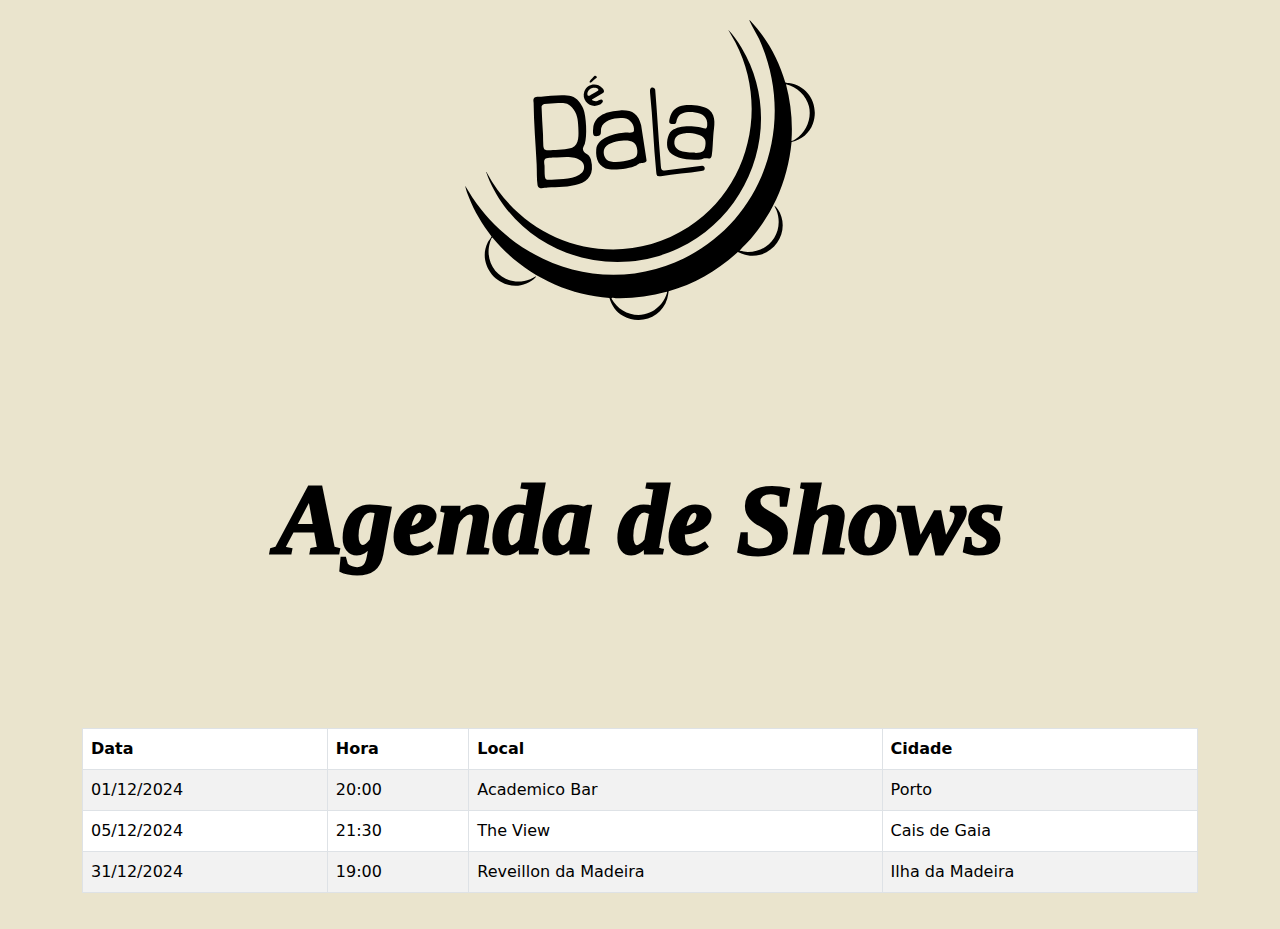
<file: agenda.html>
<!DOCTYPE html>
<html lang="en">
<head>
    <meta charset="UTF-8">
    <meta name="viewport" content="width=device-width, initial-scale=1.0">
    <title>É Bala</title>
    <link rel="shortcut icon" href="img/logopreta.svg" type="image/svg+xml" />
    <link
    href="https://cdn.jsdelivr.net/npm/bootstrap@5.3.3/dist/css/bootstrap.min.css"
    rel="stylesheet"
    integrity="sha384-QWTKZyjpPEjISv5WaRU9OFeRpok6YctnYmDr5pNlyT2bRjXh0JMhjY6hW+ALEwIH"
    crossorigin="anonymous"
  />
  <link rel="stylesheet" href="agenda.css" />
</head>


<body>
    <header>
        <div id="logo">
          </div>
    </header>
    
    <main class="container">
        <h1>Agenda de Shows</h1>
        <div class="table-container">
            <table class="table table-bordered table-striped table-hover">
                <thead>
                    <tr>
                        <th>Data</th>
                        <th>Hora</th>
                        <th>Local</th>
                        <th>Cidade</th>
                    </tr>
                </thead>
                <tbody>
                    <tr>
                        <td>01/12/2024</td>
                        <td>20:00</td>
                        <td>Academico Bar</td>
                        <td>Porto</td>
                    </tr>
                    <tr>
                        <td>05/12/2024</td>
                        <td>21:30</td>
                        <td>The View</td>
                        <td>Cais de Gaia</td>
                    </tr>
                    <tr>
                        <td>31/12/2024</td>
                        <td>19:00</td>
                        <td>Reveillon da Madeira</td>
                        <td>Ilha da Madeira</td>
                    </tr>
                </tbody>
            </table>
        </div>
    </main>
</body>
</html>
</file>
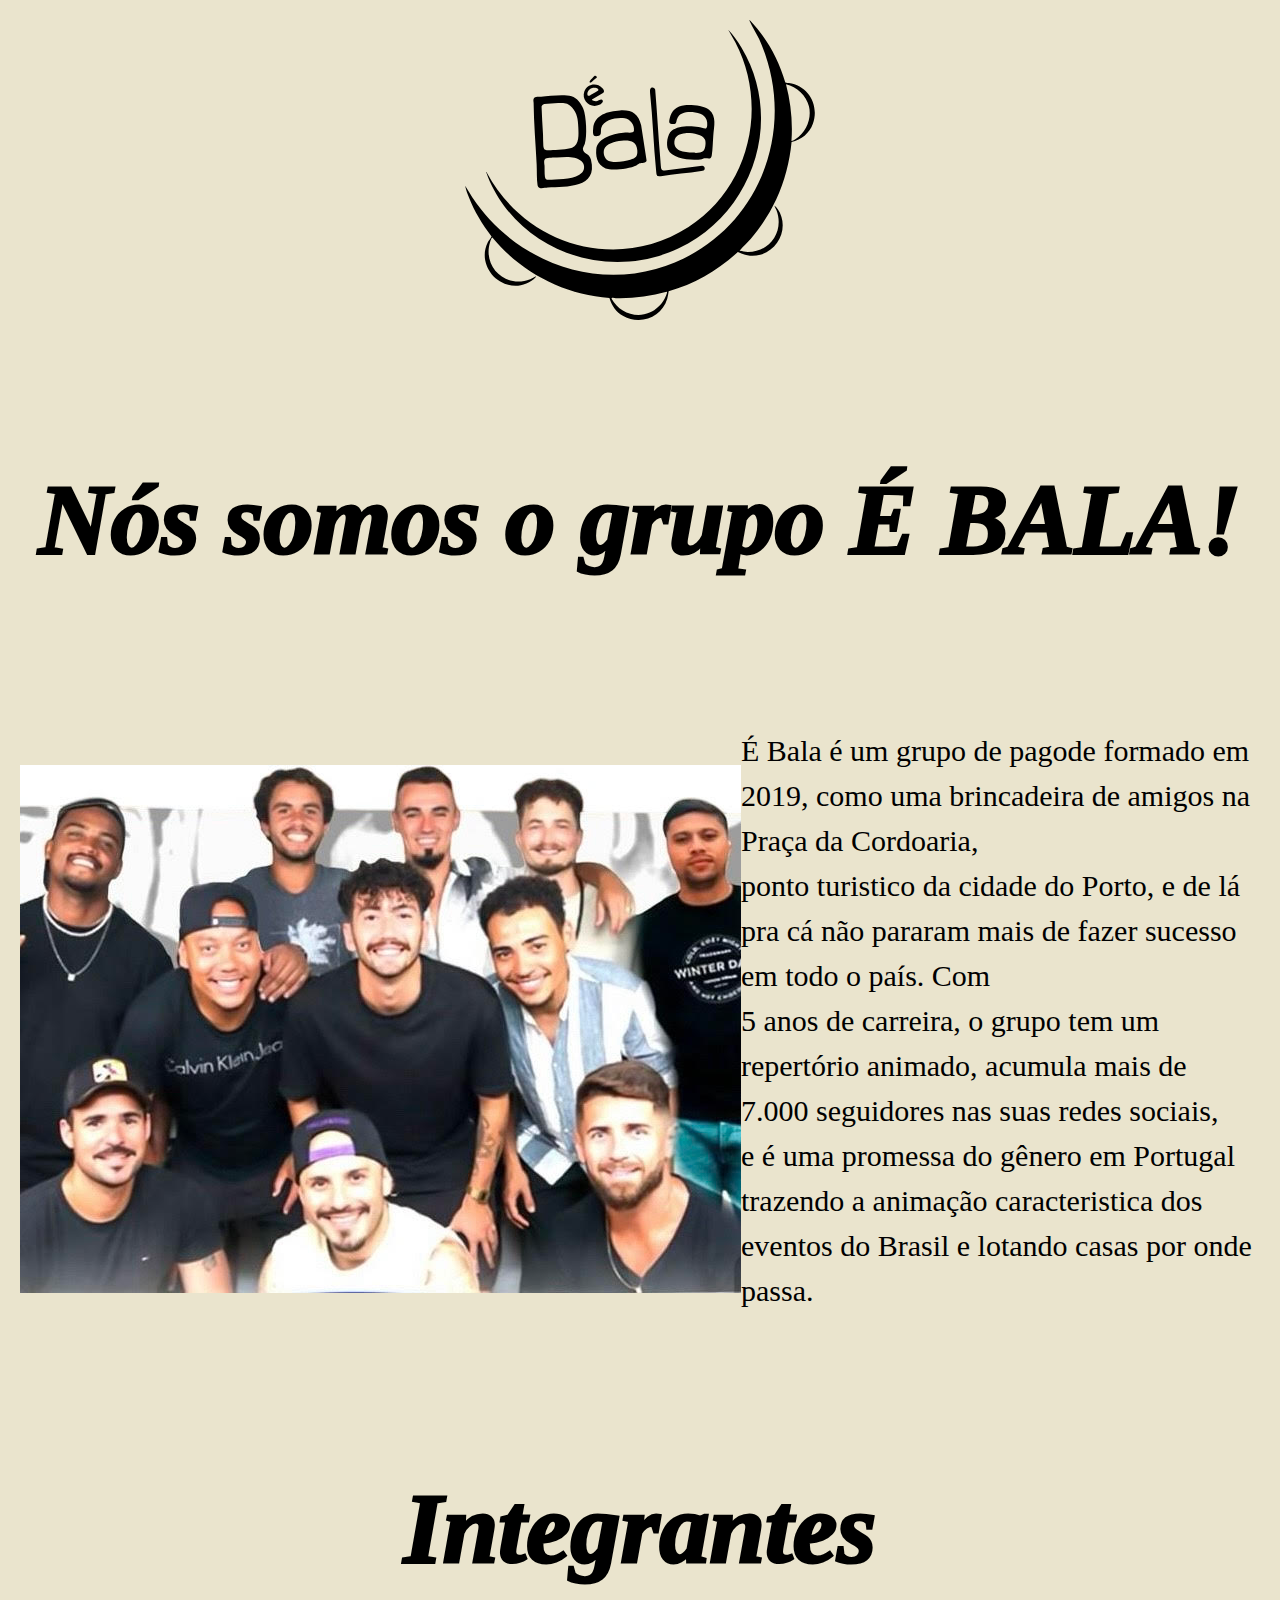
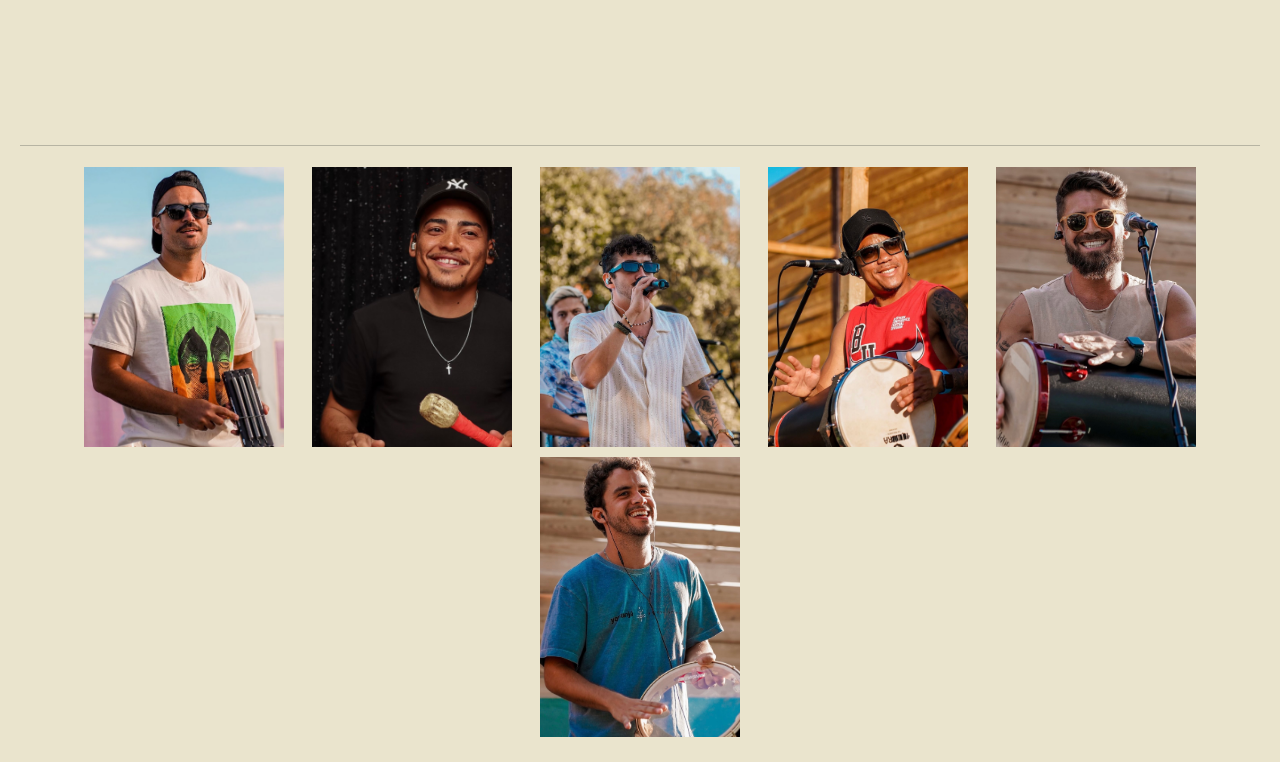
<file: biografia.html>
<!DOCTYPE html>
<html lang="en">
<head>
    <meta charset="UTF-8">
    <meta name="viewport" content="width=device-width, initial-scale=1.0">
    <title>É Bala</title>
    <link rel="shortcut icon" href="img/logopreta.svg" type="image/svg+xml" /><link
    href="https://cdn.jsdelivr.net/npm/bootstrap@5.3.3/dist/css/bootstrap.min.css"
    rel="stylesheet"
    integrity="sha384-QWTKZyjpPEjISv5WaRU9OFeRpok6YctnYmDr5pNlyT2bRjXh0JMhjY6hW+ALEwIH"
    crossorigin="anonymous"
  />
  <link rel="stylesheet" href="biografia.css" />
</head>


<body>
    <header>
        <div id="logo">
          </div>
    </header>

        <h1 class="titulo">Nós somos o grupo É BALA!</h1>
        <main class="contentor">
        <img class="fotogrupo" src="img/fotogrupo.jpg" alt="Foto Grupo é Bala">
        
        <p class="descri">
        É Bala é um grupo de pagode formado em 2019, como uma brincadeira de amigos na Praça da Cordoaria, <br> 
        ponto turistico da cidade do Porto, e de lá pra cá não pararam mais de fazer sucesso em todo o país.
        Com <br> 5 anos de carreira, o grupo tem um repertório animado, acumula mais de 7.000 seguidores nas suas redes sociais, <br>
        e é uma promessa do gênero em Portugal trazendo a animação caracteristica dos eventos do Brasil e lotando casas por onde passa. 
        </p>
    </main>
    
    <h1 class="integrantes"> Integrantes</h1>
    <hr>
    
    <div class="container text-center">
        <div class="row">
          <div class="col"><img src="img/allan1.jpeg" width="200px" alt="Allan"></div>
          <div class="col"><img src="img/tchesco1.jpeg" width="200px" alt="Tchesco"></div>
          <div class="col"><img src="img/amado1.jpeg" width="200px" alt="Amado"></div>
          <div class="col"><img src="img/well1.jpeg" width="200px" alt="Well"></div>
          <div class="col"><img src="img/micha1.jpeg" width="200px" alt="Micha"></div>
          <div class="col"><img src="img/prado1.jpeg" width="200px" alt="Prado"></div>
        </div> 

         
</body>
</html>
</file>
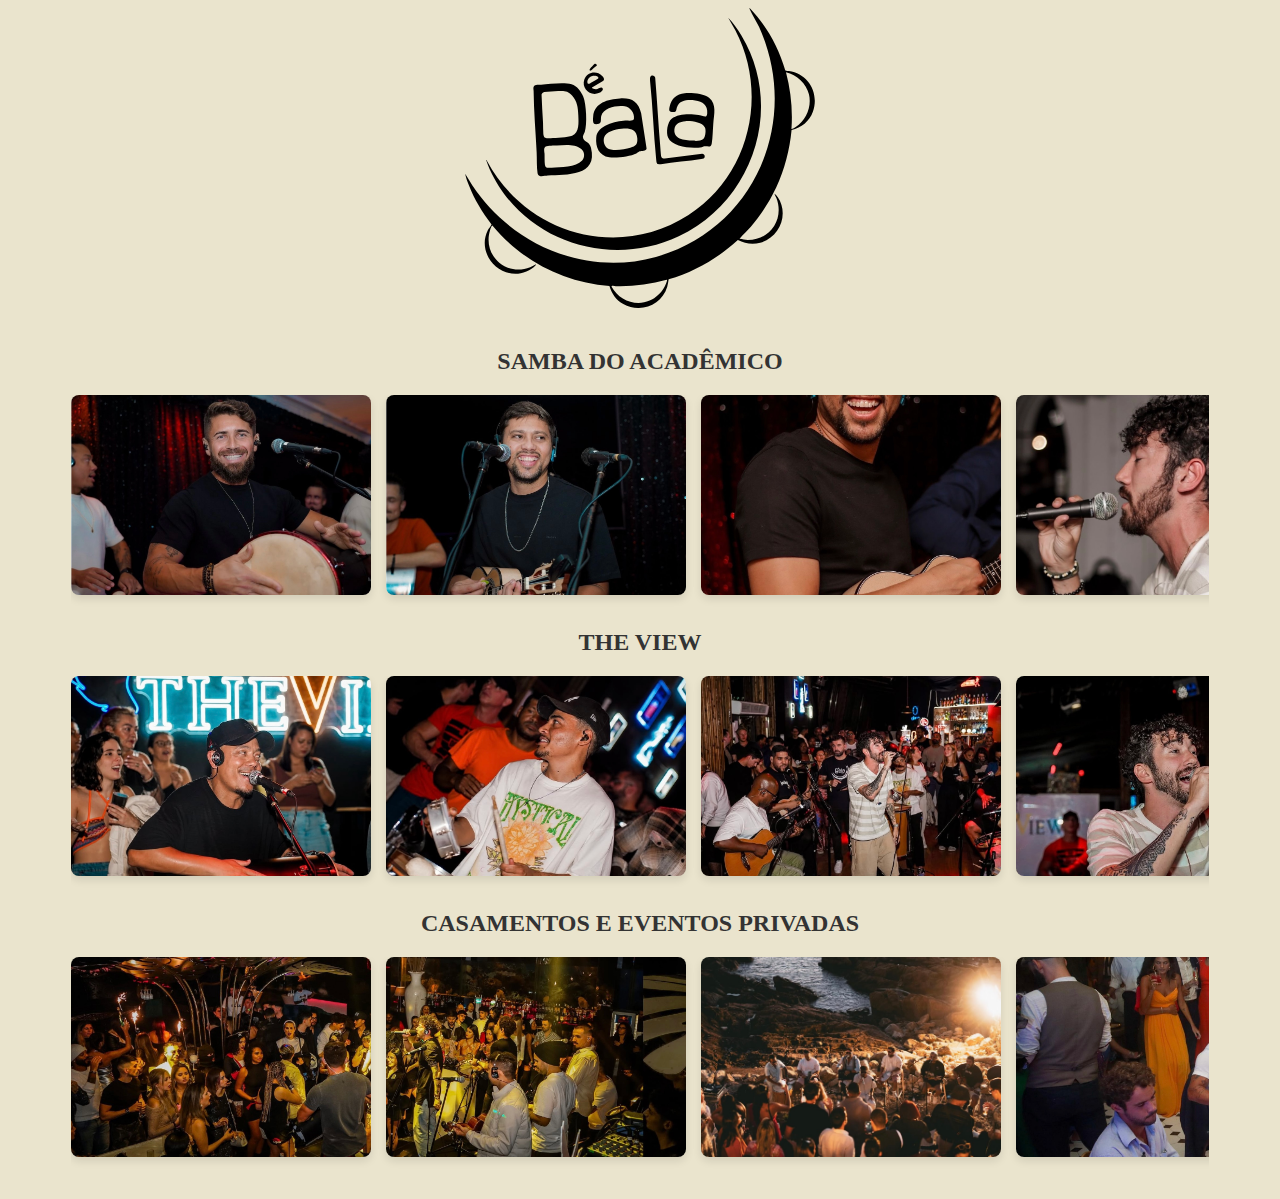
<file: eventos.html>
<!DOCTYPE html>
<html lang="en">
<head>
    <meta charset="UTF-8">
    <meta name="viewport" content="width=device-width, initial-scale=1.0">
    <title>É Bala</title>
    <link rel="shortcut icon" href="img/logopreta.svg" type="image/svg+xml" /><link

  />
  <link rel="stylesheet" href="eventos.css" />
</head>

<body>
    <header>
        <div id="logo">
          </div>
    </header>

    <main class="contentor">
        <section>
            <h2>Samba do Acadêmico</h2>
            <div class="galeria">
                
                
                <div>
                    <img src="img/academico1.jpg" alt="Foto 1">
                </div>
                <div>
                    <img src="img/academico2.jpg" alt="Foto 2">
                </div>
                <div>
                    <img src="img/academico3.jpg" alt="Foto 3">
                </div>
                <div>
                    <img src="img/academico4.jpg" alt="Foto 4">
                </div>
                <div>
                    <img src="img/academico5.jpg" alt="Foto 5">
                </div>
                <div>
                    <img src="img/academico6.jpg" alt="Foto 6">
                </div>
                <div>
                    <img src="img/academico7.jpg" alt="Foto 7">
                </div>
                <div>
                    <img src="img/academico8.jpg" alt="Foto 8">
                </div>
                <div>
                    <img src="img/academico9.jpg" alt="Foto 9">
                </div>
                <div>
                    <img src="img/academico10.jpg" alt="Foto 10">
                </div>
                <div>
                    <img src="img/academico11.jpg" alt="Foto 11">
                </div>
                <div>
                    <img src="img/academico12.jpg" alt="Foto 12">
                </div>
                <div>
                    <img src="img/academico13.jpg" alt="Foto 13">
                </div>
            </div>
        </section>

      
        <section>
            <h2>The View</h2>
            <div class="galeria">
                <div>
                    <img src="img/the1.jpg" alt="Foto 1">
                </div>
                <div>
                    <img src="img/the2.jpg" alt="Foto 2">
                </div>
                
                <div>
                    <img src="img/the3.jpg" alt="Foto 3">
                </div>
                <div>
                    <img src="img/the4.jpg" alt="Foto 4">
                </div>
                <div>
                    <img src="img/the5.jpg" alt="Foto 5">
                </div>
                <div>
                    <img src="img/the6.jpg" alt="Foto 6">
                </div>
                <div>
                    <img src="img/the7.jpg" alt="Foto 7">
                </div>
                <div>
                    <img src="img/the8.jpg" alt="Foto 8">
                </div>
            </div>
        </section>

       
        <section>
            <h2>Casamentos e Eventos Privadas</h2>
            <div class="galeria">
                <div>
                    <img src="img/casa1.jpg" alt="Foto 1">
                </div>
                <div>
                    <img src="img/casa2.jpg" alt="Foto 2">
                </div>
                <div>
                    <img src="img/casa3.jpg" alt="Foto 3">
                </div>
                <div>
                    <img src="img/casa4.jpg" alt="Foto 4">
                </div>
                <div>
                    <img src="img/casa5.jpg" alt="Foto 5">
                </div>
                <div>
                    <img src="img/casa6.jpg" alt="Foto 6">
                </div>
                <div>
                    <img src="img/casa7.jpg" alt="Foto 7">
                </div>
                <div>
                    <img src="img/academico8.jpg" alt="Foto 8">
                </div>
                <div>
                    <img src="img/casa9.jpg" alt="Foto 9">
                </div>
                <div>
                    <img src="img/casa10.jpg" alt="Foto 10">
                </div>
                <div>
                    <img src="img/casa11.jpg" alt="Foto 11">
                </div>
                <div>
                    <img src="img/casa12.jpg" alt="Foto 12">
                </div>
            
            </div>
        </section>
    </main>
</body>
</html>
</file>
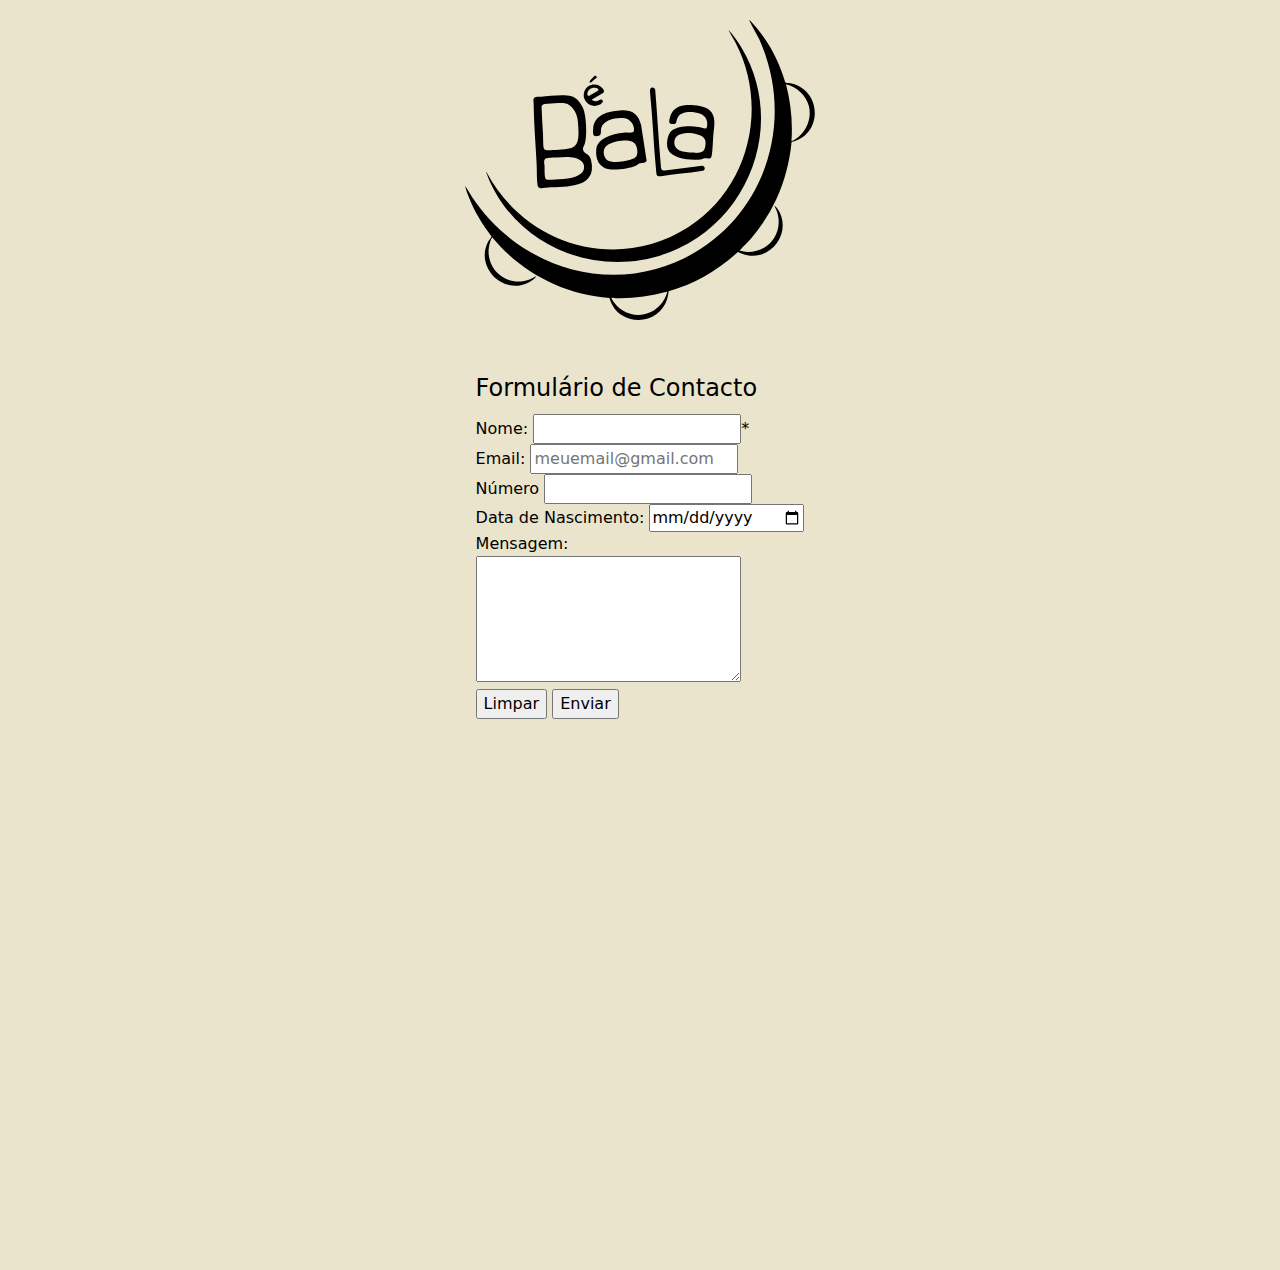
<file: formulario.html>
<!DOCTYPE html>
<html lang="en">
  <head>
    <meta charset="UTF-8" />
    <meta name="viewport" content="width=device-width, initial-scale=1.0" />
    <title>É Bala</title>
    <link rel="shortcut icon" href="img/logopreta.svg" type="image/svg+xml" />

    <link
      href="https://cdn.jsdelivr.net/npm/bootstrap@5.3.3/dist/css/bootstrap.min.css"
      rel="stylesheet"
      integrity="sha384-QWTKZyjpPEjISv5WaRU9OFeRpok6YctnYmDr5pNlyT2bRjXh0JMhjY6hW+ALEwIH"
      crossorigin="anonymous"
    />
    <link rel="stylesheet" href="formulario.css" />
  </head>
  <body>
    <header>
    <div id="logo">
      </div>
    </header>
   
    <main class="contentor">
      <div class="formMeio">
        <form class="form" >
          <fieldset class="form1">
            <legend>Formulário de Contacto</legend>
            <div>
              <label for="form-nome">Nome:</label>
              <input type="text" name="form-nome" id="form-nome" required />*
            </div>

            <div>
              <label for="form-email">Email:</label>
              <input
                type="email"
                name="form-email"
                id="form-email"
                placeholder="meuemail@gmail.com"
              />
            </div>
            <div>
              <label for="form-num">Número</label>
              <input type="number" name="form-num" id="form-num" />
            </div>
            <div>
              <label for="form-dn">Data de Nascimento:</label>
              <input type="date" name="form-dn" id="form-dn" />
            </div>
            <div>
              <label for="form-mensagem">Mensagem:</label><br />
              <textarea
                name="form-mensagem"
                id="form-mensagem"
                cols="30"
                rows="5"
              ></textarea>
            </div>

            <div>
              <input type="submit" value="Limpar" />
              <input type="reset" value="Enviar" />
            </div>
          </fieldset>
        </form>
      </div>
    </main>
  </body>
</html>
</file>
<file: agenda.css>
body {
    background-color: rgb(234, 228, 205);
    margin: 10px;
    padding: 10px;
  }
  
  #logo{
  background-image: url(img/logopreta.svg); 
  background-size: contain; 
  background-position: center;
  background-repeat: no-repeat; 
  height: 300px; 
  width: 100%; 
  text-align: center; 
  line-height: 100px;
  position: relative;
  }


main h1{
    color: black;
    font-weight: 1000;
    font-family: Cambria, Cochin, Georgia, Times, 'Times New Roman', serif;
    font-style: italic;
    font-size: 100px;
    display: flex;
  justify-content: center;
  align-items: center;
  width:100%;
  height: 400px;
}
</file>
<file: biografia.css>
body {
    background-color: rgb(234, 228, 205);
    margin: 10px;
    padding: 10px;
  }
  
  #logo{
  background-image: url(img/logopreta.svg);
  /* Para a imagem cobrir toda a área do cabeçalho */ 
  background-size: contain; 
  background-position: center; 
  background-repeat: no-repeat;
  height: 300px; 
  /* Imagem ocupar toda a largura da página */
  width: 100%; 
  text-align: center; 
  line-height: 100px;
  position: relative;
  }


  .titulo{
  color: black;
  font-weight: 1000;
  font-family: Cambria, Cochin, Georgia, Times, 'Times New Roman', serif;
  font-style: italic;
  font-size: 100px;
  display: flex;
  justify-content: center;
  align-items: center;
  width:100%;
  height: 400px;
  }

.contentor{
display: flex;
justify-content: center;
align-items: center; 
width: auto;
height: auto;
}


.fotogrupo{
display: flex;
justify-content: center;
align-items: center; 
width:1200px;
height: auto;
} 


.descri{
color: black;
font-size: 30px;
font-family: Cambria, Cochin, Georgia, Times, 'Times New Roman', serif;
}


.integrantes{
color: black;
font-weight: 1000;
font-family: Cambria, Cochin, Georgia, Times, 'Times New Roman', serif;
font-style: italic;
font-size: 100px;
display: flex;
justify-content: center;
align-items: center;
width:100%;
height: 400px;
}


.integrante-img {
width: 100%; 
height: auto;
} 

.row {
display: flex;
/* Espaça as colunas de maneira uniforme */
justify-content: space-between; 
/* Alinha verticalmente as imagens */
align-items: center; 
}

.col {
/* Espaçamento entre as colunas */
padding: 5px; 
}
</file>
<file: eventos.css>
body {
    background-color: rgb(234, 228, 205);
    
}

#logo {
    background-image: url(img/logopreta.svg);
    background-size: contain;
    background-position: center;
    background-repeat: no-repeat;
    height: 300px;
    width: 100%;
    position: relative;
}
.contentor {
    width: 90%;
    margin: auto;
    padding: 20px;
}

h1, h2 {
    text-align: center;
    color: #333;
    font-weight: bold;
    text-transform: uppercase;
    margin-bottom: 20px;
}

.galeria {
    display: flex;
    flex-wrap: nowrap;
    overflow-x: auto;
    gap: 15px;
    padding-bottom: 10px;
}

.galeria img {
    width: 300px;
    height: 200px;
    object-fit: cover;
    border-radius: 8px;
    box-shadow: 0px 4px 8px rgba(0, 0, 0, 0.1);
}

.galeria div {
    text-align: center;
    font-size: 14px;
    color: #555;
}

/* Criar borda de deslizamento das fotos */
.galeria::-webkit-scrollbar-thumb {
    background: #888;
    border-radius: 4px; 
}
/* Para estilizar a borda de deslizamento das fotos */
.galeria::-webkit-scrollbar {
    height: 8px;
} 
/* Cor da borda */
.galeria::-webkit-scrollbar-track {
    background: #ddd; 
}
</file>
<file: formulario.css>
body {
  background-color: rgb(234, 228, 205);
  margin: 10px;
  padding: 10px;
}

#logo{
  background-image: url(img/logopreta.svg); 
  background-size: contain; 
  background-position: center; 
  background-repeat: no-repeat; 
  height: 300px; 
  width: 100%; 
  text-align: center; 
  line-height: 100px;
  position: relative;
  }

.form {
  width: 100%;
  height: 500px;
  color: black;
}

.contentor{
  display: flex;
  justify-content: center;
  align-items: center;
  width:100%;
  height: 600px;
}

.formMeio {
  display: flex;
  justify-content: center;
  align-items: center;
  height: 900px;
}

.form1{
    width: 100%;
    height: 900px;
}
</file>
